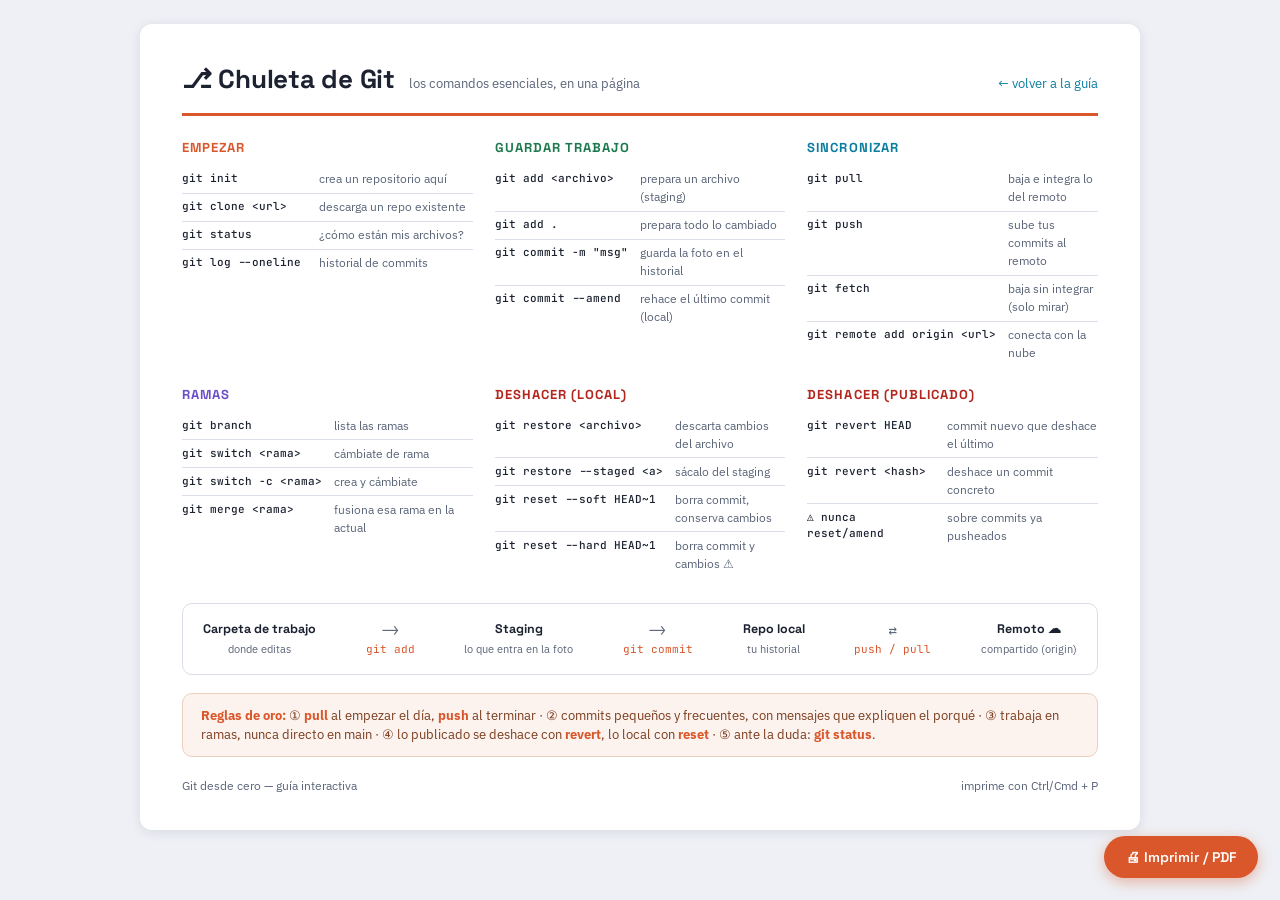
<file: Chuleta Git.html>
<!DOCTYPE html>
<html lang="es">
<head>
<meta charset="UTF-8" />
<meta name="viewport" content="width=device-width, initial-scale=1.0" />
<title>Chuleta de Git — comandos esenciales</title>
<link href="https://fonts.googleapis.com/css2?family=Space+Grotesk:wght@500;600;700&family=IBM+Plex+Sans:wght@400;500;600&family=JetBrains+Mono:wght@400;500;600&display=swap" rel="stylesheet" />
<style>
  :root {
    --ink: #1c2230;
    --dim: #5a6478;
    --line: #d9dee8;
    --accent: #d9572b;
    --bg-code: #f4f6fa;
    --green: #1d7a4f;
    --cyan: #0b7da0;
    --violet: #6a4fc9;
  }
  * { box-sizing: border-box; }
  body {
    margin: 0; background: #eef0f5; color: var(--ink);
    font-family: "IBM Plex Sans", sans-serif; font-size: 13px; line-height: 1.5;
  }
  .sheet {
    max-width: 1000px; margin: 24px auto; background: white;
    padding: 36px 42px; border-radius: 12px;
    box-shadow: 0 2px 12px rgb(20 30 60 / 0.1);
  }
  header { display: flex; align-items: baseline; gap: 14px; border-bottom: 3px solid var(--accent); padding-bottom: 14px; margin-bottom: 22px; }
  h1 { font-family: "Space Grotesk", sans-serif; font-size: 26px; margin: 0; letter-spacing: -0.01em; }
  header .sub { color: var(--dim); font-size: 13px; }
  header .back { margin-left: auto; font-size: 12.5px; color: var(--cyan); text-decoration: none; }
  .grid { display: grid; grid-template-columns: 1fr 1fr 1fr; gap: 18px 22px; }
  @media (max-width: 760px) { .grid { grid-template-columns: 1fr; } }
  section { break-inside: avoid; }
  h2 {
    font-family: "Space Grotesk", sans-serif; font-size: 13px; margin: 0 0 8px;
    text-transform: uppercase; letter-spacing: 0.08em;
  }
  table { width: 100%; border-collapse: collapse; }
  td { padding: 4.5px 0; vertical-align: top; border-bottom: 1px solid var(--line); }
  tr:last-child td { border-bottom: none; }
  td.cmd { font-family: "JetBrains Mono", monospace; font-size: 11px; white-space: nowrap; padding-right: 12px; color: var(--ink); font-weight: 500; }
  td.desc { color: var(--dim); font-size: 12px; }
  .flow {
    margin-top: 26px; border: 1.5px solid var(--line); border-radius: 10px; padding: 16px 20px;
    display: flex; align-items: center; justify-content: space-between; gap: 10px; flex-wrap: wrap;
  }
  .flow .zone { text-align: center; }
  .flow .zone b { font-family: "Space Grotesk", sans-serif; font-size: 12.5px; display: block; }
  .flow .zone span { font-size: 11px; color: var(--dim); }
  .flow .arrow { font-family: "JetBrains Mono", monospace; font-size: 11px; color: var(--accent); text-align: center; }
  .flow .arrow b { display: block; font-size: 14px; color: var(--dim); font-weight: 400; }
  .golden {
    margin-top: 18px; background: #fdf3ee; border: 1px solid #f0cebe; border-radius: 10px;
    padding: 12px 18px; font-size: 12.5px; color: #7a3c1e;
  }
  .golden b { color: var(--accent); }
  footer { margin-top: 20px; color: var(--dim); font-size: 11.5px; display: flex; justify-content: space-between; }
  .print-btn {
    position: fixed; right: 22px; bottom: 22px; background: var(--accent); color: white;
    border: none; border-radius: 999px; padding: 12px 22px; font-family: "Space Grotesk", sans-serif;
    font-weight: 600; font-size: 14px; cursor: pointer; box-shadow: 0 4px 14px rgb(217 87 43 / 0.4);
  }
  @media print {
    body { background: white; font-size: 11.5px; }
    .sheet { box-shadow: none; margin: 0; padding: 10px 0; max-width: none; border-radius: 0; }
    .print-btn, header .back { display: none; }
  }
</style>
</head>
<body>
<div class="sheet">
  <header>
    <h1>⎇ Chuleta de Git</h1>
    <span class="sub">los comandos esenciales, en una página</span>
    <a class="back" href="index.html">← volver a la guía</a>
  </header>

  <div class="grid">
    <section>
      <h2 style="color: var(--accent);">Empezar</h2>
      <table>
        <tr><td class="cmd">git init</td><td class="desc">crea un repositorio aquí</td></tr>
        <tr><td class="cmd">git clone &lt;url&gt;</td><td class="desc">descarga un repo existente</td></tr>
        <tr><td class="cmd">git status</td><td class="desc">¿cómo están mis archivos?</td></tr>
        <tr><td class="cmd">git log --oneline</td><td class="desc">historial de commits</td></tr>
      </table>
    </section>

    <section>
      <h2 style="color: var(--green);">Guardar trabajo</h2>
      <table>
        <tr><td class="cmd">git add &lt;archivo&gt;</td><td class="desc">prepara un archivo (staging)</td></tr>
        <tr><td class="cmd">git add .</td><td class="desc">prepara todo lo cambiado</td></tr>
        <tr><td class="cmd">git commit -m "msg"</td><td class="desc">guarda la foto en el historial</td></tr>
        <tr><td class="cmd">git commit --amend</td><td class="desc">rehace el último commit (local)</td></tr>
      </table>
    </section>

    <section>
      <h2 style="color: var(--cyan);">Sincronizar</h2>
      <table>
        <tr><td class="cmd">git pull</td><td class="desc">baja e integra lo del remoto</td></tr>
        <tr><td class="cmd">git push</td><td class="desc">sube tus commits al remoto</td></tr>
        <tr><td class="cmd">git fetch</td><td class="desc">baja sin integrar (solo mirar)</td></tr>
        <tr><td class="cmd">git remote add origin &lt;url&gt;</td><td class="desc">conecta con la nube</td></tr>
      </table>
    </section>

    <section>
      <h2 style="color: var(--violet);">Ramas</h2>
      <table>
        <tr><td class="cmd">git branch</td><td class="desc">lista las ramas</td></tr>
        <tr><td class="cmd">git switch &lt;rama&gt;</td><td class="desc">cámbiate de rama</td></tr>
        <tr><td class="cmd">git switch -c &lt;rama&gt;</td><td class="desc">crea y cámbiate</td></tr>
        <tr><td class="cmd">git merge &lt;rama&gt;</td><td class="desc">fusiona esa rama en la actual</td></tr>
      </table>
    </section>

    <section>
      <h2 style="color: #b3261e;">Deshacer (local)</h2>
      <table>
        <tr><td class="cmd">git restore &lt;archivo&gt;</td><td class="desc">descarta cambios del archivo</td></tr>
        <tr><td class="cmd">git restore --staged &lt;a&gt;</td><td class="desc">sácalo del staging</td></tr>
        <tr><td class="cmd">git reset --soft HEAD~1</td><td class="desc">borra commit, conserva cambios</td></tr>
        <tr><td class="cmd">git reset --hard HEAD~1</td><td class="desc">borra commit y cambios ⚠</td></tr>
      </table>
    </section>

    <section>
      <h2 style="color: #b3261e;">Deshacer (publicado)</h2>
      <table>
        <tr><td class="cmd">git revert HEAD</td><td class="desc">commit nuevo que deshace el último</td></tr>
        <tr><td class="cmd">git revert &lt;hash&gt;</td><td class="desc">deshace un commit concreto</td></tr>
        <tr><td class="cmd" style="white-space: normal;">⚠ nunca reset/amend</td><td class="desc">sobre commits ya pusheados</td></tr>
      </table>
    </section>
  </div>

  <div class="flow">
    <div class="zone"><b>Carpeta de trabajo</b><span>donde editas</span></div>
    <div class="arrow"><b>⟶</b>git add</div>
    <div class="zone"><b>Staging</b><span>lo que entra en la foto</span></div>
    <div class="arrow"><b>⟶</b>git commit</div>
    <div class="zone"><b>Repo local</b><span>tu historial</span></div>
    <div class="arrow"><b>⇄</b>push / pull</div>
    <div class="zone"><b>Remoto ☁</b><span>compartido (origin)</span></div>
  </div>

  <div class="golden">
    <b>Reglas de oro:</b> ① <b>pull</b> al empezar el día, <b>push</b> al terminar · ② commits pequeños y frecuentes, con mensajes que expliquen el porqué · ③ trabaja en ramas, nunca directo en main · ④ lo publicado se deshace con <b>revert</b>, lo local con <b>reset</b> · ⑤ ante la duda: <b>git status</b>.
  </div>

  <footer>
    <span>Git desde cero — guía interactiva</span>
    <span>imprime con Ctrl/Cmd + P</span>
  </footer>
</div>
<button class="print-btn" onclick="window.print()">🖨 Imprimir / PDF</button>
</body>
</html>
</file>
